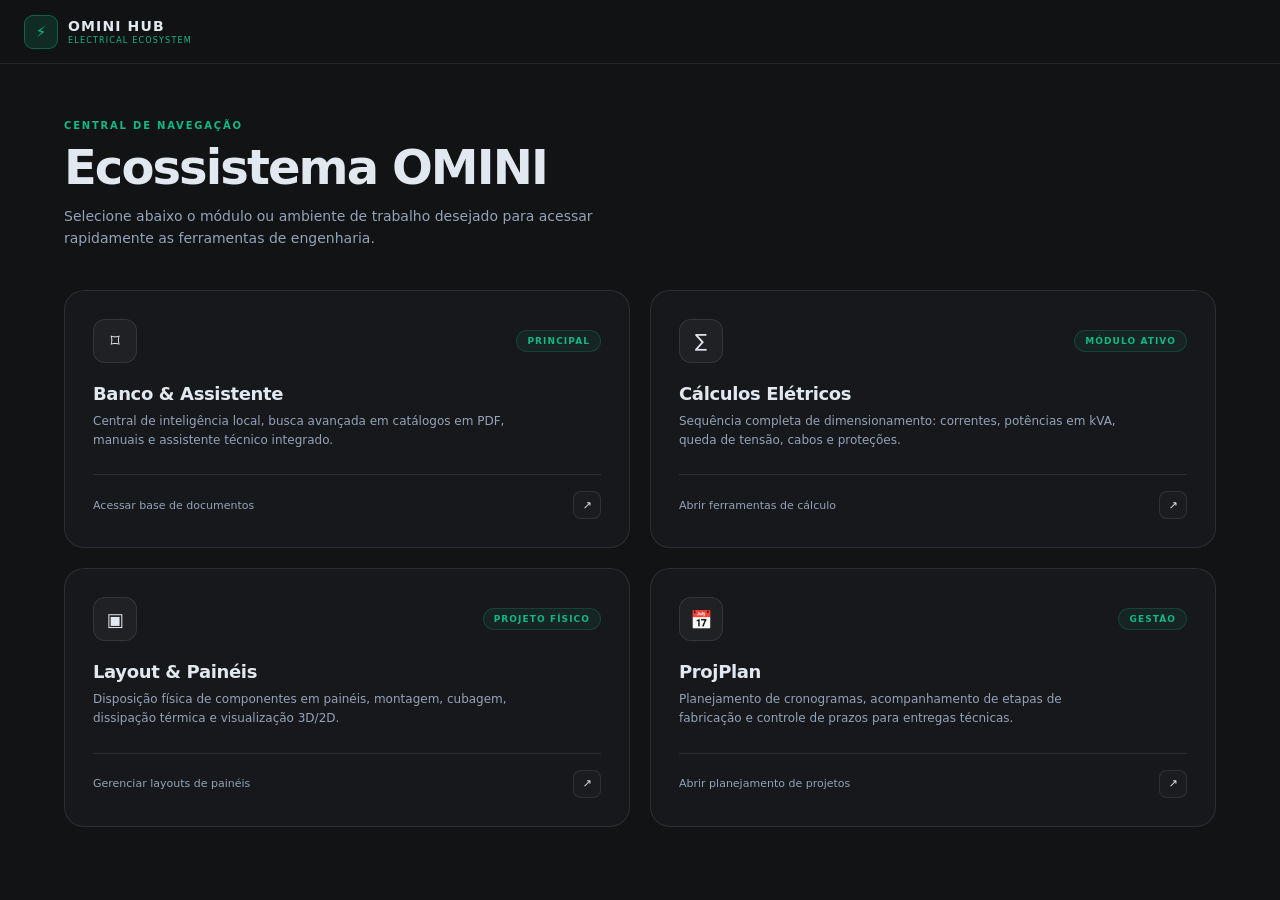
<file: public/index.html>
<!DOCTYPE html>
<html lang="pt-BR" data-theme="dark">
<head>
<meta charset="UTF-8">
<meta name="viewport" content="width=device-width, initial-scale=1, viewport-fit=cover">
<meta name="theme-color" content="#121315">
<meta name="description" content="OMINI HUB - Central de Ferramentas de Engenharia Elétrica">
<title>OMINI HUB · Central de Engenharia</title>
<link rel="icon" type="image/svg+xml" href="data:image/svg+xml,%3Csvg xmlns='http://www.w3.org/2000/svg' viewBox='0 0 64 64'%3E%3Cpath d='M38 3 13 36h17l-4 25L52 25H35z' fill='%2300c58b'/%3E%3C/svg%3E">

<style>
:root {
  --bg: #121315;
  --paper: #17181c;
  --paper2: #1e2023;
  --ink: #e2e8f0;
  --muted: #94a3b8;
  --line: rgba(226, 232, 240, 0.10);
  --line2: rgba(226, 232, 240, 0.18);
  --green: #10B981;
  --green2: #059669;
  --ease: cubic-bezier(.16, .78, .18, 1);
}

* { box-sizing: border-box; }

html, body {
  margin: 0;
  min-height: 100vh;
  background: var(--bg);
  color: var(--ink);
  font-family: Inter, ui-sans-serif, system-ui, -apple-system, BlinkMacSystemFont, "Segoe UI", sans-serif;
  -webkit-font-smoothing: antialiased;
}

a { color: inherit; text-decoration: none; }

.site-nav {
  position: fixed;
  left: 0;
  right: 0;
  top: 0;
  height: 64px;
  z-index: 80;
  display: flex;
  align-items: center;
  justify-content: center;
  padding: 0 24px;
  background: rgba(18, 19, 21, 0.85);
  backdrop-filter: blur(14px);
  -webkit-backdrop-filter: blur(14px);
  border-bottom: 1px solid var(--line);
}

.nav-inner {
  width: min(1280px, 100%);
  display: flex;
  align-items: center;
  justify-content: space-between;
}

.brand {
  display: flex;
  align-items: center;
  gap: 10px;
}

.brand-mark {
  width: 34px;
  height: 34px;
  display: grid;
  place-items: center;
  border-radius: 9px;
  background: rgba(16, 185, 129, 0.15);
  border: 1px solid rgba(16, 185, 129, 0.4);
  color: var(--green);
  font-size: 15px;
  font-weight: 900;
}

.brand-name {
  font-size: 14px;
  font-weight: 750;
  letter-spacing: .08em;
}

.brand-sub {
  font-size: 8px;
  letter-spacing: .15em;
  text-transform: uppercase;
  color: var(--green);
  margin-top: 2px;
}

.hub-container {
  width: min(1200px, 100%);
  margin: 0 auto;
  padding: 120px 24px 60px;
}

.hub-header {
  margin-bottom: 40px;
}

.hub-kicker {
  font-size: 10px;
  font-weight: 800;
  letter-spacing: .18em;
  text-transform: uppercase;
  color: var(--green);
  margin-bottom: 8px;
}

.hub-title {
  font-size: clamp(32px, 4vw, 48px);
  font-weight: 800;
  letter-spacing: -0.04em;
  margin: 0 0 10px;
}

.hub-sub {
  color: var(--muted);
  font-size: 14px;
  line-height: 1.6;
  max-width: 600px;
  margin: 0;
}

.hub-grid {
  display: grid;
  grid-template-columns: repeat(2, minmax(0, 1fr));
  gap: 20px;
}

.hub-card {
  position: relative;
  min-height: 220px;
  padding: 28px;
  border: 1px solid var(--line);
  border-radius: 20px;
  background: var(--paper);
  display: flex;
  flex-direction: column;
  justify-content: space-between;
  cursor: pointer;
  transition: transform .35s var(--ease), border-color .35s var(--ease), background .35s var(--ease), box-shadow .35s var(--ease);
}

.hub-card:hover {
  transform: translateY(-4px);
  background: var(--paper2);
  border-color: rgba(16, 185, 129, 0.3);
  box-shadow: 0 20px 50px rgba(0, 0, 0, 0.25);
}

.hub-card-top {
  display: flex;
  align-items: center;
  justify-content: space-between;
}

.hub-icon {
  width: 44px;
  height: 44px;
  display: grid;
  place-items: center;
  border-radius: 12px;
  background: rgba(255, 255, 255, 0.04);
  border: 1px solid var(--line);
  font-size: 18px;
}

.hub-badge {
  font-size: 9px;
  font-weight: 750;
  letter-spacing: .12em;
  text-transform: uppercase;
  padding: 5px 10px;
  border-radius: 20px;
  background: rgba(16, 185, 129, 0.08);
  color: var(--green);
  border: 1px solid rgba(16, 185, 129, 0.2);
}

.hub-content h3 {
  margin: 20px 0 8px;
  font-size: 18px;
  font-weight: 700;
  letter-spacing: -0.02em;
}

.hub-content p {
  margin: 0;
  color: var(--muted);
  font-size: 12px;
  line-height: 1.6;
  max-width: 440px;
}

.hub-foot {
  display: flex;
  align-items: center;
  justify-content: space-between;
  margin-top: 24px;
  padding-top: 16px;
  border-top: 1px solid var(--line);
  font-size: 11px;
  color: var(--muted);
}

.hub-arrow {
  width: 28px;
  height: 28px;
  display: grid;
  place-items: center;
  border-radius: 8px;
  border: 1px solid var(--line);
  background: rgba(255, 255, 255, 0.02);
  color: var(--ink);
  transition: transform .25s var(--ease), background .25s var(--ease);
}

.hub-card:hover .hub-arrow {
  transform: translateX(3px);
  background: var(--green);
  border-color: var(--green);
  color: #fff;
}

@media(max-width: 768px) {
  .hub-grid { grid-template-columns: 1fr; }
  .hub-container { padding-top: 100px; }
}
</style>
</head>
<body>

<header class="site-nav">
  <div class="nav-inner">
    <div class="brand">
      <div class="brand-mark">⚡</div>
      <div>
        <div class="brand-name">OMINI HUB</div>
        <div class="brand-sub">Electrical Ecosystem</div>
      </div>
    </div>
  </div>
</header>

<main class="hub-container">
  <div class="hub-header">
    <div class="hub-kicker">Central de Navegação</div>
    <h1 class="hub-title">Ecossistema OMINI</h1>
    <p class="hub-sub">Selecione abaixo o módulo ou ambiente de trabalho desejado para acessar rapidamente as ferramentas de engenharia.</p>
  </div>

  <div class="hub-grid">
    <!-- OMINI Principal (ekb.html) -->
    <a href="ekb.html" class="hub-card">
      <div>
        <div class="hub-card-top">
          <div class="hub-icon">⌑</div>
          <span class="hub-badge">Principal</span>
        </div>
        <div class="hub-content">
          <h3>Banco & Assistente</h3>
          <p>Central de inteligência local, busca avançada em catálogos em PDF, manuais e assistente técnico integrado.</p>
        </div>
      </div>
      <div class="hub-foot">
        <span>Acessar base de documentos</span>
        <div class="hub-arrow">↗</div>
      </div>
    </a>

    <!-- Cálculos -->
    <a href="calculostablet.html" class="hub-card">
      <div>
        <div class="hub-card-top">
          <div class="hub-icon">∑</div>
          <span class="hub-badge">Módulo Ativo</span>
        </div>
        <div class="hub-content">
          <h3>Cálculos Elétricos</h3>
          <p>Sequência completa de dimensionamento: correntes, potências em kVA, queda de tensão, cabos e proteções.</p>
        </div>
      </div>
      <div class="hub-foot">
        <span>Abrir ferramentas de cálculo</span>
        <div class="hub-arrow">↗</div>
      </div>
    </a>

    <!-- Layout (layoutpaineis.html) -->
    <a href="layoutpaineis.html" class="hub-card">
      <div>
        <div class="hub-card-top">
          <div class="hub-icon">▣</div>
          <span class="hub-badge">Projeto Físico</span>
        </div>
        <div class="hub-content">
          <h3>Layout & Painéis</h3>
          <p>Disposição física de componentes em painéis, montagem, cubagem, dissipação térmica e visualização 3D/2D.</p>
        </div>
      </div>
      <div class="hub-foot">
        <span>Gerenciar layouts de painéis</span>
        <div class="hub-arrow">↗</div>
      </div>
    </a>

    <!-- ProjPlan -->
    <a href="projplan.html" class="hub-card">
      <div>
        <div class="hub-card-top">
          <div class="hub-icon">📅</div>
          <span class="hub-badge">Gestão</span>
        </div>
        <div class="hub-content">
          <h3>ProjPlan</h3>
          <p>Planejamento de cronogramas, acompanhamento de etapas de fabricação e controle de prazos para entregas técnicas.</p>
        </div>
      </div>
      <div class="hub-foot">
        <span>Abrir planejamento de projetos</span>
        <div class="hub-arrow">↗</div>
      </div>
    </a>
  </div>
</main>

</body>
</html>
</file>
